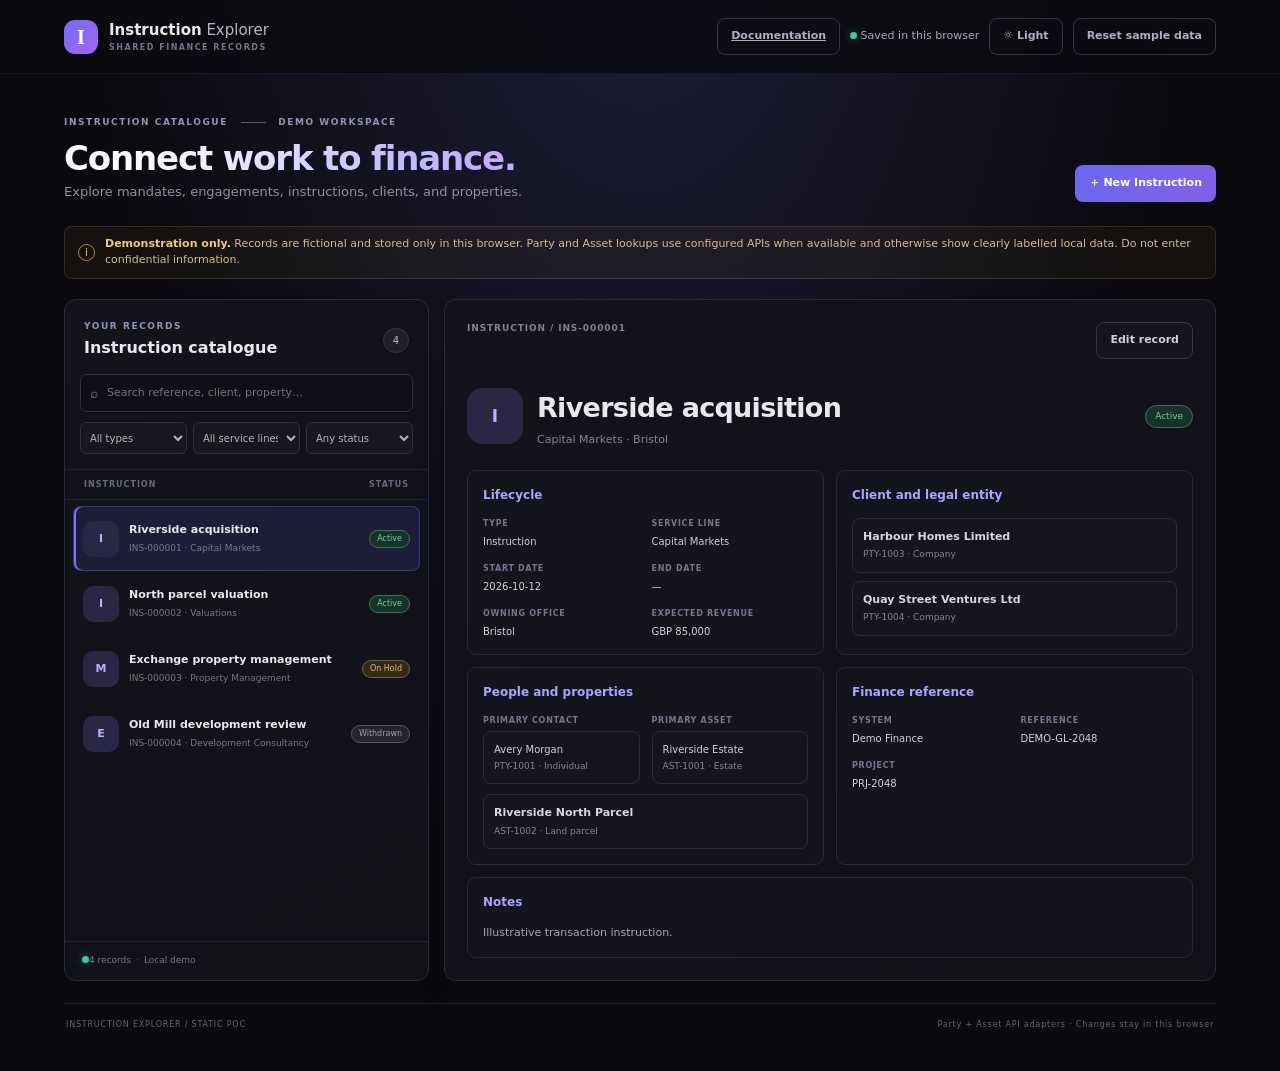
<file: src/index.html>
<!doctype html>
<html lang="en" data-theme="dark">
<head>
  <meta charset="utf-8">
  <meta name="viewport" content="width=device-width, initial-scale=1">
  <meta name="theme-color" content="#0a0a0f">
  <title>Instruction Explorer — Static POC</title>
  <link rel="stylesheet" href="./styles.css">
  <script src="./config.js" defer></script>
  <script src="./components/party-model.js" defer></script>
  <script src="./components/party-components.js" defer></script>
  <script src="./instruction.js" defer></script>
  <script src="./api-client.js" defer></script>
  <script src="./app.js" defer></script>
</head>
<body>
  <div class="app-shell">
    <header class="topbar">
      <a class="brand" href="#" aria-label="Instruction Explorer home"><span class="brand-mark">I</span><span>Instruction<span class="brand-light"> Explorer</span><small>SHARED FINANCE RECORDS</small></span></a>
      <div class="header-actions">
        <a class="button button-quiet" href="./documentation.html">Documentation</a>
        <span class="storage-indicator"><i></i> Saved in this browser</span>
        <button class="button button-quiet" id="theme-toggle" type="button">☼ Light</button>
        <button class="button button-quiet" id="reset-button" type="button">Reset sample data</button>
      </div>
    </header>
    <main>
      <section class="intro"><div><div class="eyebrow">INSTRUCTION CATALOGUE <span class="eyebrow-line"></span> DEMO WORKSPACE</div><h1>Connect work to finance.</h1><p>Explore mandates, engagements, instructions, clients, and properties.</p></div><button class="button button-primary" id="create-button" type="button">＋ New Instruction</button></section>
      <aside class="notice" role="note"><span class="notice-icon">i</span><span><strong>Demonstration only.</strong> Records are fictional and stored only in this browser. Party and Asset lookups use configured APIs when available and otherwise show clearly labelled local data. Do not enter confidential information.</span></aside>
      <section class="workspace">
        <div class="catalogue panel">
          <div class="panel-heading"><div><div class="section-kicker">YOUR RECORDS</div><h2>Instruction catalogue</h2></div><span class="count-pill" id="record-count">0</span></div>
          <label class="search-wrap" for="search-input"><span>⌕</span><input id="search-input" type="search" placeholder="Search reference, client, property…" autocomplete="off"></label>
          <div class="filter-row"><select id="type-filter"><option value="">All types</option></select><select id="service-filter"><option value="">All service lines</option></select><select id="status-filter"><option value="">Any status</option></select></div>
          <div class="list-caption"><span>INSTRUCTION</span><span>STATUS</span></div><ul class="instruction-list" id="instruction-list" aria-label="Instructions"></ul>
          <div class="list-foot"><span class="live-dot"></span><span id="visible-count">0 records</span><span class="foot-divider">·</span><span id="source-indicator">Local demo</span></div>
        </div>
        <section class="detail panel" id="detail-panel" aria-live="polite"><div class="detail-empty"><span class="empty-glyph">◈</span><h2>Select an Instruction</h2><p>Choose a record from the catalogue to see its clients, properties, lifecycle, and finance references.</p></div></section>
      </section>
      <footer class="page-footer"><span>INSTRUCTION EXPLORER <span class="footer-dot">/</span> STATIC POC</span><span>Party + Asset API adapters · Changes stay in this browser</span></footer>
    </main>
  </div>
  <dialog id="instruction-dialog"><form id="instruction-form" novalidate><div class="dialog-heading"><div><div class="section-kicker">INSTRUCTION WORKFLOW</div><h2 id="dialog-title">New Instruction</h2></div><button class="icon-button" id="close-dialog" type="button">×</button></div><div id="form-feedback" class="form-feedback" role="alert" hidden></div><input id="form-id" type="hidden">
    <div class="wizard-steps" id="wizard-steps"></div>
    <section class="wizard-panel active" data-step="0"><div class="wizard-copy"><strong>Select or create the client</strong><span>Choose an existing Party from the Explorer-style catalogue, or create a new local client record.</span></div>
      <div class="client-mode"><button class="button button-outline client-mode-button active" id="existing-client-mode" type="button">Existing client</button><button class="button button-outline client-mode-button" id="new-client-mode" type="button">＋ Create new client</button></div>
      <div id="existing-client-panel">
        <div class="form-grid client-search-grid">
          <label class="field field-wide">Search clients<input id="party-query" placeholder="Search name, ID, company, or contact"></label>
          <label class="field">Party type<select id="party-type-filter"><option value="">All types</option><option value="Individual">Individual</option><option value="Company">Company</option><option value="Group">Group</option></select></label>
          <label class="field">Record status<select id="party-status-filter"><option value="">Any status</option><option>Active</option><option>Inactive</option><option>Archived</option></select></label>
        </div>
        <poc-party-catalogue id="client-party-catalogue"></poc-party-catalogue>
        <div class="lookup-status" id="party-status">Local Party catalogue · select a result to populate the client fields.</div>
        <button class="button button-outline lookup-button" id="party-search" type="button">Search configured Party API</button><div class="lookup-results" id="party-results"></div>
      </div>
      <div id="new-client-panel" hidden><div class="section-kicker client-form-heading">NEW CLIENT RECORD</div><poc-party-editor id="client-party-editor"></poc-party-editor>
      <div class="component-identity-state" aria-hidden="true"><input id="client-name"><select id="party-type"><option>Individual</option><option>Company</option><option>Group</option></select><select id="party-record-status"><option>Active</option><option>Inactive</option><option>Archived</option></select><input id="client-given"><input id="client-family"><input id="client-dob"><input id="client-nationality"><input id="client-legal-name"><input id="client-trading-name"><input id="client-legal-form"><input id="client-registration"><input id="client-jurisdiction"></div>
      <label class="field">Primary contact <span class="required">*</span><input id="contact-name" placeholder="e.g. Avery Morgan"></label>
      <label class="field">Contact email<input id="contact-email" type="email" placeholder="contact@example.com"></label>
      <label class="field">Contact phone<input id="contact-phone" type="tel" placeholder="+44 20 0000 0000"></label>
      <label class="field field-wide">Invoicing legal entity<input id="legal-entity" placeholder="If different from the client"></label>
    </div></section>
    <section class="wizard-panel" data-step="1"><div class="wizard-copy"><strong>Connect the property</strong><span>Attach the primary property or asset to the instruction.</span></div><div class="form-grid">
      <label class="field field-wide">Primary property / asset lookup<input id="asset-query" placeholder="Search configured Asset API or local fixtures"><button class="button button-outline lookup-button" id="asset-search" type="button">Search Asset</button><div class="lookup-status" id="asset-status"></div><div class="lookup-results" id="asset-results"></div></label>
      <label class="field field-wide">Address <span class="required">*</span><input id="property-address" required placeholder="e.g. 1 Riverside Way"></label>
      <label class="field">City / locality <span class="required">*</span><input id="property-city" required placeholder="e.g. Bristol"></label>
      <label class="field">Postcode <span class="required">*</span><input id="property-postcode" required placeholder="e.g. BS1 4QA"></label>
      <label class="field">Country <span class="required">*</span><select id="property-country" required><option value="">Select…</option><option>France</option><option>Germany</option><option>Spain</option><option>Poland</option><option>United Kingdom</option><option>Netherlands</option><option>Other</option></select></label>
      <label class="field">Title number<input id="property-title-number" placeholder="e.g. MX482917"></label>
      <label class="field">Tenure<select id="property-tenure"><option>Freehold</option><option>Leasehold</option></select></label>
      <label class="field" id="lease-term-field">Lease term<input id="property-lease-term" placeholder="e.g. 125 years from 2010"></label>
      <label class="field">Sector<select id="property-sector"><option>Office</option><option>Retail</option><option>Industrial</option><option>Logistics</option><option>Residential</option><option>Land</option><option>Other</option></select></label>
    </div></section>
    <section class="wizard-panel" data-step="2"><div class="wizard-copy"><strong>Choose the service line</strong><span>The service line determines whether the record is a Mandate, Engagement, or Instruction.</span></div>
      <div class="type-grid service-grid" id="service-grid"></div>
      <div class="form-grid">
        <label class="field field-wide">Name <span class="required">*</span><input id="form-name" required maxlength="140" placeholder="e.g. Riverside acquisition"></label>
        <label class="field">Identifier <span class="required">*</span><input id="form-reference" required maxlength="40" placeholder="INS-000005"></label>
        <label class="field">Derived record type <input id="derived-type" readonly></label>
        <label class="field">Status <span class="required">*</span><select id="form-status"></select></label>
        <label class="field hidden-type-select">Service line <select id="form-service"></select></label>
        <label class="field hidden-type-select">Instruction type <select id="form-type"></select></label>
      </div>
    </section>
    <section class="wizard-panel" data-step="3"><div class="wizard-copy"><strong>Capture service-line details</strong><span id="dynamic-details-sub">Fields change with the selected service line.</span></div><div class="form-grid" id="dynamic-details"></div><div class="form-grid generic-details">
      <label class="field">Start date <span class="required">*</span><input id="form-start" type="date" required></label>
      <label class="field">End date<input id="form-end" type="date"></label>
      <label class="field field-wide">Termination reason<input id="form-termination" maxlength="160" placeholder="Required when Withdrawn"></label>
    </div></section>
    <section class="wizard-panel" data-step="4"><div class="wizard-copy"><strong>Commercial terms and assignment</strong><span>Fees, currency, and who handles the instruction.</span></div><div class="form-grid">
      <label class="field">Fee basis <span class="required">*</span><select id="form-fee-basis" required><option value="">Select…</option><option>Fixed fee</option><option>Hourly rate</option><option>Percentage</option></select></label>
      <label class="field">Fee amount<input id="form-fee-amount" type="number" min="0" step="0.01" placeholder="e.g. 15000"></label>
      <label class="field">Currency <span class="required">*</span><select id="form-currency" required><option value="">Select…</option><option>EUR</option><option>GBP</option><option>USD</option><option>PLN</option></select></label>
      <label class="field">Expected revenue<input id="form-revenue" type="number" min="0" step="0.01" placeholder="e.g. 42000"></label>
      <label class="field">Owning office <span class="required">*</span><select id="form-office"><option value="">Select…</option><option>London</option><option>Manchester</option><option>Madrid</option><option>Barcelona</option><option>Paris</option><option>Lyon</option><option>Berlin</option><option>Frankfurt</option><option>Warsaw</option><option>Wrocław</option></select></label>
      <label class="field">Assigned to <span class="required">*</span><select id="form-assigned" required><option value="">Select owning office first…</option></select></label>
      <label class="field field-wide">Notes<textarea id="form-comments" rows="3" placeholder="Anything exceptional about this matter"></textarea></label>
    </div></section>
    <section class="wizard-panel" data-step="5"><div class="wizard-copy"><strong>Review and save</strong><span>Check the required information before saving the Instruction.</span></div><div id="wizard-review" class="wizard-review"></div></section>
    <div class="dialog-actions"><button class="button button-quiet" id="cancel-dialog" type="button">Cancel</button><div class="wizard-navigation"><button class="button button-quiet" id="wizard-back" type="button">Back</button><button class="button button-primary" id="wizard-next" type="button">Next</button><button class="button button-primary" id="wizard-save" type="submit" hidden>Save Instruction</button></div></div>
  </form></dialog>
  <div id="toast" class="toast" role="status" aria-live="polite"></div>
</body>
</html>
</file>
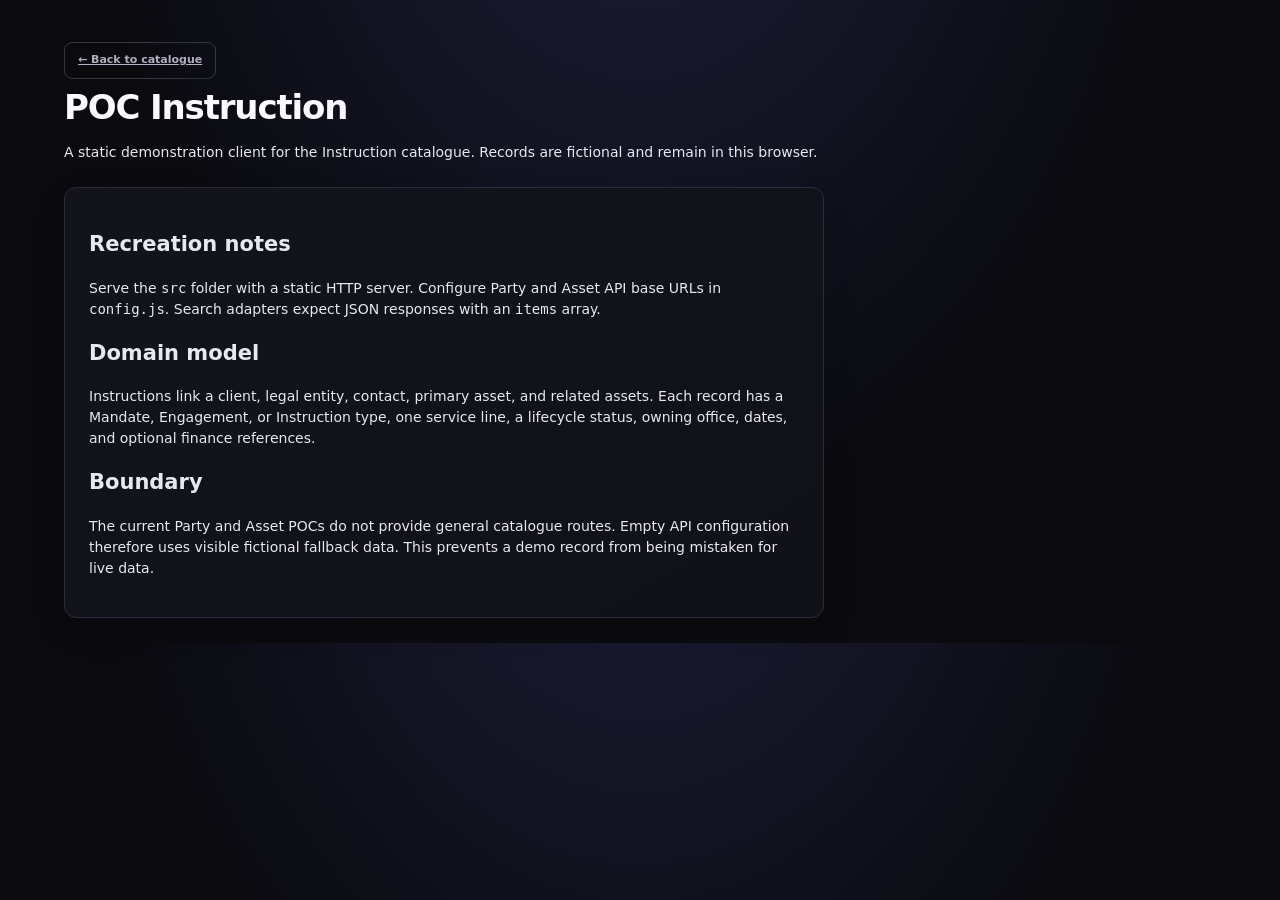
<file: src/documentation.html>
<!doctype html><html lang="en"><head><meta charset="utf-8"><meta name="viewport" content="width=device-width,initial-scale=1"><title>POC Instruction documentation</title><link rel="stylesheet" href="./styles.css"></head><body><main><a class="button button-quiet" href="./index.html">← Back to catalogue</a><h1>POC Instruction</h1><p class="intro">A static demonstration client for the Instruction catalogue. Records are fictional and remain in this browser.</p><div class="panel" style="padding:24px;max-width:760px"><h2>Recreation notes</h2><p>Serve the <code>src</code> folder with a static HTTP server. Configure Party and Asset API base URLs in <code>config.js</code>. Search adapters expect JSON responses with an <code>items</code> array.</p><h2>Domain model</h2><p>Instructions link a client, legal entity, contact, primary asset, and related assets. Each record has a Mandate, Engagement, or Instruction type, one service line, a lifecycle status, owning office, dates, and optional finance references.</p><h2>Boundary</h2><p>The current Party and Asset POCs do not provide general catalogue routes. Empty API configuration therefore uses visible fictional fallback data. This prevents a demo record from being mistaken for live data.</p></div></main></body></html>
</file>
<file: src/styles.css>
:root{color-scheme:dark;--bg:#0a0a0f;--surface:#12121a;--surface2:#191923;--border:#2b2b3b;--text:#e8e8f0;--muted:#9291a6;--accent:#7772f5;--green:#39cb9a;--amber:#e9ae51;--red:#ef7379;font-family:Inter,system-ui,-apple-system,"Segoe UI",sans-serif}*{box-sizing:border-box}body{margin:0;min-width:320px;background:radial-gradient(ellipse at 50% -300px,#20203e 0,var(--bg) 62%);color:var(--text);font-size:14px;line-height:1.5}button,input,select,textarea{font:inherit}button{color:inherit}.app-shell{min-height:100vh}.topbar{min-height:74px;padding:12px clamp(18px,5vw,76px);display:flex;align-items:center;justify-content:space-between;gap:16px;border-bottom:1px solid #ffffff0e;background:#0a0a0fd6}.brand{display:flex;align-items:center;gap:11px;color:var(--text);text-decoration:none;font-size:15px;font-weight:720}.brand-mark{width:34px;height:34px;display:grid;place-items:center;border-radius:11px;background:linear-gradient(140deg,#716df6,#a366ef);color:#fff;font-family:Georgia,serif;font-size:20px}.brand-light{color:#b7b6c8;font-weight:520}.brand small{display:block;color:#74748b;font-size:8px;letter-spacing:1.5px}.header-actions{display:flex;align-items:center;gap:10px}.storage-indicator{color:#aaa9ba;font-size:11px;white-space:nowrap}.storage-indicator i,.live-dot{width:7px;height:7px;border-radius:50%;display:inline-block;background:var(--green);box-shadow:0 0 10px #39cb9a70}.button{border:1px solid transparent;border-radius:8px;min-height:37px;padding:0 13px;display:inline-flex;align-items:center;justify-content:center;gap:7px;cursor:pointer;font-size:11px;font-weight:620;white-space:nowrap}.button-primary{background:linear-gradient(120deg,#6b67ed,#8361e6);color:#fff}.button-quiet{color:#b0afc1;background:transparent;border-color:#343443}.button-outline{border-color:#373646;color:#d0cfdd;background:#15151f}.button:hover{filter:brightness(1.13)}main{max-width:1450px;margin:0 auto;padding:42px clamp(18px,5vw,76px) 25px}.intro{display:flex;justify-content:space-between;align-items:end;gap:25px;margin-bottom:24px}.eyebrow,.section-kicker{color:#9392b5;font-size:9px;font-weight:720;letter-spacing:1.55px}.eyebrow-line{display:inline-block;width:25px;height:1px;background:#5a586f;vertical-align:middle;margin:0 8px}h1{margin:8px 0 4px;font-size:clamp(26px,3vw,34px);line-height:1.2;letter-spacing:-1.15px;background:linear-gradient(105deg,#faf9ff 22%,#bdbbff 75%,#c9a6ff);color:transparent;background-clip:text}.intro p{color:var(--muted);margin:0;font-size:13px}.notice{min-height:42px;margin-bottom:20px;display:flex;gap:10px;align-items:center;padding:9px 13px;border-radius:8px;border:1px solid #725c2b5e;background:#d394230d;color:#d5bd8b;font-size:11px}.notice strong{color:#f0c879}.notice-icon{width:17px;height:17px;border:1px solid #b68b3d;border-radius:50%;display:grid;place-items:center;color:#e8bb64;flex:0 0 auto}.workspace{display:grid;grid-template-columns:minmax(285px,365px) minmax(0,1fr);gap:15px}.panel{background:linear-gradient(150deg,#13131c,#111118);border:1px solid var(--border);border-radius:12px;box-shadow:0 12px 35px #00000014}.catalogue{display:flex;flex-direction:column;min-height:660px;overflow:hidden}.panel-heading{padding:20px 19px 14px;display:flex;justify-content:space-between;align-items:center}.panel-heading h2{margin:3px 0 0;font-size:16px}.count-pill{border:1px solid #37364a;border-radius:999px;background:#20202c;color:#bbb9d4;font-size:10px;padding:4px 9px}.search-wrap{height:38px;margin:0 15px 10px;border:1px solid #323240;border-radius:7px;background:#0f0f17;display:flex;align-items:center;padding:0 9px;gap:7px;color:#8d8ca2}.search-wrap input{color:var(--text);background:transparent;border:0;outline:0;width:100%;font-size:11px}.filter-row{display:flex;gap:6px;padding:0 15px 15px}.filter-row select{width:33.33%;height:32px;border-radius:6px;border:1px solid #30303e;color:#b4b4c3;background:#171720;font-size:10px;padding:0 5px}.list-caption{height:31px;border-top:1px solid #222230;border-bottom:1px solid #222230;color:#69697d;letter-spacing:1px;font-size:8px;font-weight:700;display:flex;justify-content:space-between;align-items:center;padding:0 19px}.instruction-list{list-style:none;margin:0;padding:6px 8px;flex:1}.instruction-row{display:flex;align-items:center;gap:10px;min-height:65px;padding:9px;border:1px solid transparent;border-radius:8px;cursor:pointer}.instruction-row:hover{background:#1b1b27}.instruction-row.selected{background:#6e68f322;border-color:#6e68f35e;box-shadow:inset 2px 0 #7f74fa}.row-icon{width:36px;height:36px;display:grid;place-items:center;border-radius:10px;background:#292744;color:#b9b4ff;font-size:11px;font-weight:750}.row-main{display:flex;flex-direction:column;min-width:0;flex:1}.row-main strong{overflow:hidden;text-overflow:ellipsis;white-space:nowrap;font-size:11px}.row-main small{color:#77778c;font-size:9px;margin-top:3px}.status-dot{border:1px solid #3c725f;background:#183229;color:#61d5a5;border-radius:999px;padding:2px 7px;font-size:8px;white-space:nowrap}.status-dot.completed,.status-dot.withdrawn{border-color:#565665;color:#a0a0b0;background:#24242d}.status-dot.on-hold{border-color:#76603a;color:#e7bc70;background:#332919}.list-empty{text-align:center;color:var(--muted);padding:44px 15px}.list-foot{border-top:1px solid #222230;color:#757589;padding:12px 17px;font-size:9px}.foot-divider{margin:0 5px;color:#484858}.detail{min-height:660px;padding:22px}.detail-empty{min-height:610px;display:flex;flex-direction:column;justify-content:center;align-items:center;text-align:center;color:var(--muted)}.empty-glyph{color:#6f6bdd;font-size:39px}.detail-empty h2{color:#d7d6e2;margin:8px 0 2px;font-size:17px}.detail-empty p{max-width:360px;margin:0;font-size:12px}.detail-top{display:flex;justify-content:space-between;gap:12px}.record-label{color:#838298;letter-spacing:.9px;font-size:9px;font-weight:700}.detail-title{display:flex;align-items:center;gap:14px;padding:25px 0 21px}.detail-avatar{width:56px;height:56px;display:grid;place-items:center;border-radius:15px;background:#292744;color:#b9b4ff;font-size:17px;font-weight:750}.title-copy{min-width:0;flex:1}.title-copy h2{margin:4px 0;font-size:clamp(20px,2.4vw,27px);letter-spacing:-.7px;overflow-wrap:anywhere}.title-copy p{margin:0;color:#85849a;font-size:11px}.status-badge{border:1px solid #3c725f;background:#183229;color:#61d5a5;border-radius:999px;padding:4px 9px;font-size:9px;white-space:nowrap}.status-badge.completed,.status-badge.withdrawn{border-color:#565665;color:#a0a0b0;background:#24242d}.status-badge.on-hold{border-color:#76603a;color:#e7bc70;background:#332919}.content-grid{display:grid;grid-template-columns:repeat(2,minmax(0,1fr));gap:12px}.info-card{border:1px solid #292936;border-radius:9px;padding:15px;background:#14141d;min-width:0}.info-card.wide{grid-column:1/-1}.card-title{color:#aaa5ff;font-size:12px;font-weight:650;margin-bottom:14px}.data-grid{display:grid;grid-template-columns:repeat(2,minmax(0,1fr));gap:14px 12px}.micro-label{display:block;color:#77768d;letter-spacing:.7px;font-size:8px;font-weight:700;margin-bottom:4px}.data-grid strong{display:block;color:#d0cfda;font-size:10px;font-weight:530;overflow-wrap:anywhere}.connection-list{display:grid;gap:8px}.connection-card{border:1px solid #2c2b3b;background:#15151f;border-radius:8px;padding:10px;color:#d7d5e6;font-size:11px}.connection-card small{display:block;color:#85849a;font-size:9px;margin-top:3px}.page-footer{border-top:1px solid #222230;margin-top:22px;padding:15px 2px;display:flex;justify-content:space-between;color:#626276;font-size:8px;letter-spacing:.8px}dialog{width:min(760px,calc(100% - 24px));max-height:90vh;padding:0;color:var(--text);background:#12121b;border:1px solid #363547;border-radius:13px}dialog::backdrop{background:#05050bd9;backdrop-filter:blur(4px)}dialog form{padding:22px;overflow-y:auto;max-height:90vh}.dialog-heading{display:flex;justify-content:space-between;align-items:center;margin-bottom:18px}.dialog-heading h2{margin:3px 0;font-size:20px}.icon-button{border:0;background:transparent;color:#9a99ac;font-size:25px;cursor:pointer}.form-grid{display:grid;grid-template-columns:repeat(2,minmax(0,1fr));gap:12px}.field{display:flex;flex-direction:column;gap:5px;min-width:0;color:#aeacbf;font-size:10px;font-weight:600}.field-wide{grid-column:1/-1}.required{color:#f0bd69}.field input,.field select,.field textarea{width:100%;border-radius:7px;border:1px solid #343443;color:var(--text);background:#0f0f17;padding:9px 10px;font-size:11px}.lookup-button{align-self:flex-start;margin-top:4px}.lookup-status{color:#a8a6bb;font-size:10px;font-weight:400;margin-top:4px}.lookup-results{display:grid;gap:5px;margin-top:6px}.lookup-results button{padding:8px;border:1px solid #343443;border-radius:7px;background:#15151f;color:#ddd;text-align:left;cursor:pointer}.lookup-results small{display:block;color:#88879b;font-size:9px}.form-feedback{border:1px solid #8d4649;border-radius:8px;color:#ffb6b8;background:#3a2024;padding:10px 12px;margin-bottom:15px;font-size:11px}.dialog-actions{display:flex;justify-content:flex-end;gap:8px;border-top:1px solid #292936;padding-top:16px;margin-top:19px}.toast{position:fixed;right:22px;bottom:20px;z-index:4;opacity:0;transform:translateY(8px);pointer-events:none;transition:.2s;border:1px solid #3c725f;border-radius:8px;background:#183229;color:#9de0c2;padding:11px 15px;font-size:11px}.toast.visible{opacity:1;transform:translateY(0)}.toast.error{border-color:#8d4649;background:#3a2024;color:#ffb6b8}@media(max-width:900px){.workspace{grid-template-columns:1fr}.catalogue{min-height:420px}.detail{min-height:520px}}@media(max-width:650px){.topbar,.intro{align-items:flex-start;flex-direction:column}.header-actions{flex-wrap:wrap}.content-grid,.form-grid{grid-template-columns:1fr}.field-wide,.info-card.wide{grid-column:auto}.filter-row{flex-wrap:wrap}.filter-row select{width:100%}}[data-theme=light]{color-scheme:light;--bg:#f5f6fa;--surface:#fff;--border:#dfe1eb;--text:#25263a;--muted:#65677d} 
.wizard-steps{display:flex;gap:6px;margin:0 0 18px;overflow-x:auto;padding-bottom:2px}.wizard-step{flex:1;min-width:92px;border:1px solid #30303e;border-radius:7px;background:#171720;color:#85849a;padding:8px 9px;text-align:left;cursor:pointer;font-size:9px;font-weight:650}.wizard-step.active{border-color:#7772f5;background:#7772f526;color:#e8e8f0}.wizard-step.done{border-color:#3c725f;color:#61d5a5}.wizard-step span{display:block;color:#656477;font-size:8px;margin-bottom:2px}.wizard-step.active span{color:#aaa5ff}.wizard-panel{display:none;min-height:330px}.wizard-panel.active{display:block}.wizard-copy{border-left:3px solid #7772f5;background:#171720;border-radius:6px;padding:10px 12px;margin-bottom:17px;display:flex;flex-direction:column;gap:2px}.wizard-copy strong{font-size:13px}.wizard-copy span{color:#9291a6;font-size:10px}.wizard-navigation{display:flex;gap:8px}.wizard-review{display:grid;grid-template-columns:repeat(2,minmax(0,1fr));gap:8px}.review-item{border:1px solid #292936;border-radius:7px;background:#15151f;padding:10px}.review-item small{display:block;color:#77768d;font-size:8px;letter-spacing:.7px;text-transform:uppercase;margin-bottom:3px}.review-item strong{font-size:11px;font-weight:530;overflow-wrap:anywhere}.review-item.wide{grid-column:1/-1}@media(max-width:650px){.wizard-review{grid-template-columns:1fr}.review-item.wide{grid-column:auto}}
.type-grid{display:grid;grid-template-columns:repeat(3,minmax(0,1fr));gap:9px;margin-bottom:17px}.type-card{border:1px solid #30303e;border-radius:9px;background:#171720;color:#b8b7c8;padding:13px;text-align:left;cursor:pointer;min-height:104px}.type-card:hover{border-color:#7772f5;transform:translateY(-1px)}.type-card.selected{border-color:#7772f5;background:#7772f526;box-shadow:0 0 0 1px #7772f5;color:#f0eff8}.type-card .type-icon{font-size:21px;color:#aaa5ff}.type-card strong{display:block;margin:5px 0 3px;font-size:11px}.type-card small{display:block;color:#85849a;font-size:9px;line-height:1.35}.hidden-type-select{display:none}@media(max-width:650px){.type-grid{grid-template-columns:1fr}}
.lease-term-hidden{display:none}
.client-mode{display:flex;gap:8px;margin-bottom:14px}.client-mode-button.active{border-color:#7772f5;background:#7772f526;color:#f0eff8}.client-search-grid{margin-bottom:10px}.party-explorer-results{display:grid;gap:6px;max-height:180px;overflow-y:auto;margin:8px 0}.party-result{display:flex;align-items:center;gap:9px;border:1px solid #2d2c3b;border-radius:7px;background:#15151f;padding:9px;cursor:pointer;text-align:left;color:#d9d7e6}.party-result:hover,.party-result.selected{border-color:#7772f5;background:#7772f526}.party-result-icon{display:grid;place-items:center;width:29px;height:29px;border-radius:8px;background:#292744;color:#b9b4ff;font-size:10px;font-weight:700}.party-result-copy{display:flex;flex-direction:column;flex:1;min-width:0}.party-result-copy strong{font-size:10px}.party-result-copy small{color:#85849a;font-size:9px}.party-result-status{font-size:8px;color:#61d5a5}.client-form-heading{margin:8px 0 11px}.client-type-fields{display:grid;grid-template-columns:repeat(2,minmax(0,1fr));gap:12px;grid-column:1/-1;margin-bottom:2px}.client-type-fields[hidden]{display:none}@media(max-width:650px){.client-type-fields{grid-template-columns:1fr}}
.component-identity-state{display:none}
[hidden]{display:none!important}
</file>
